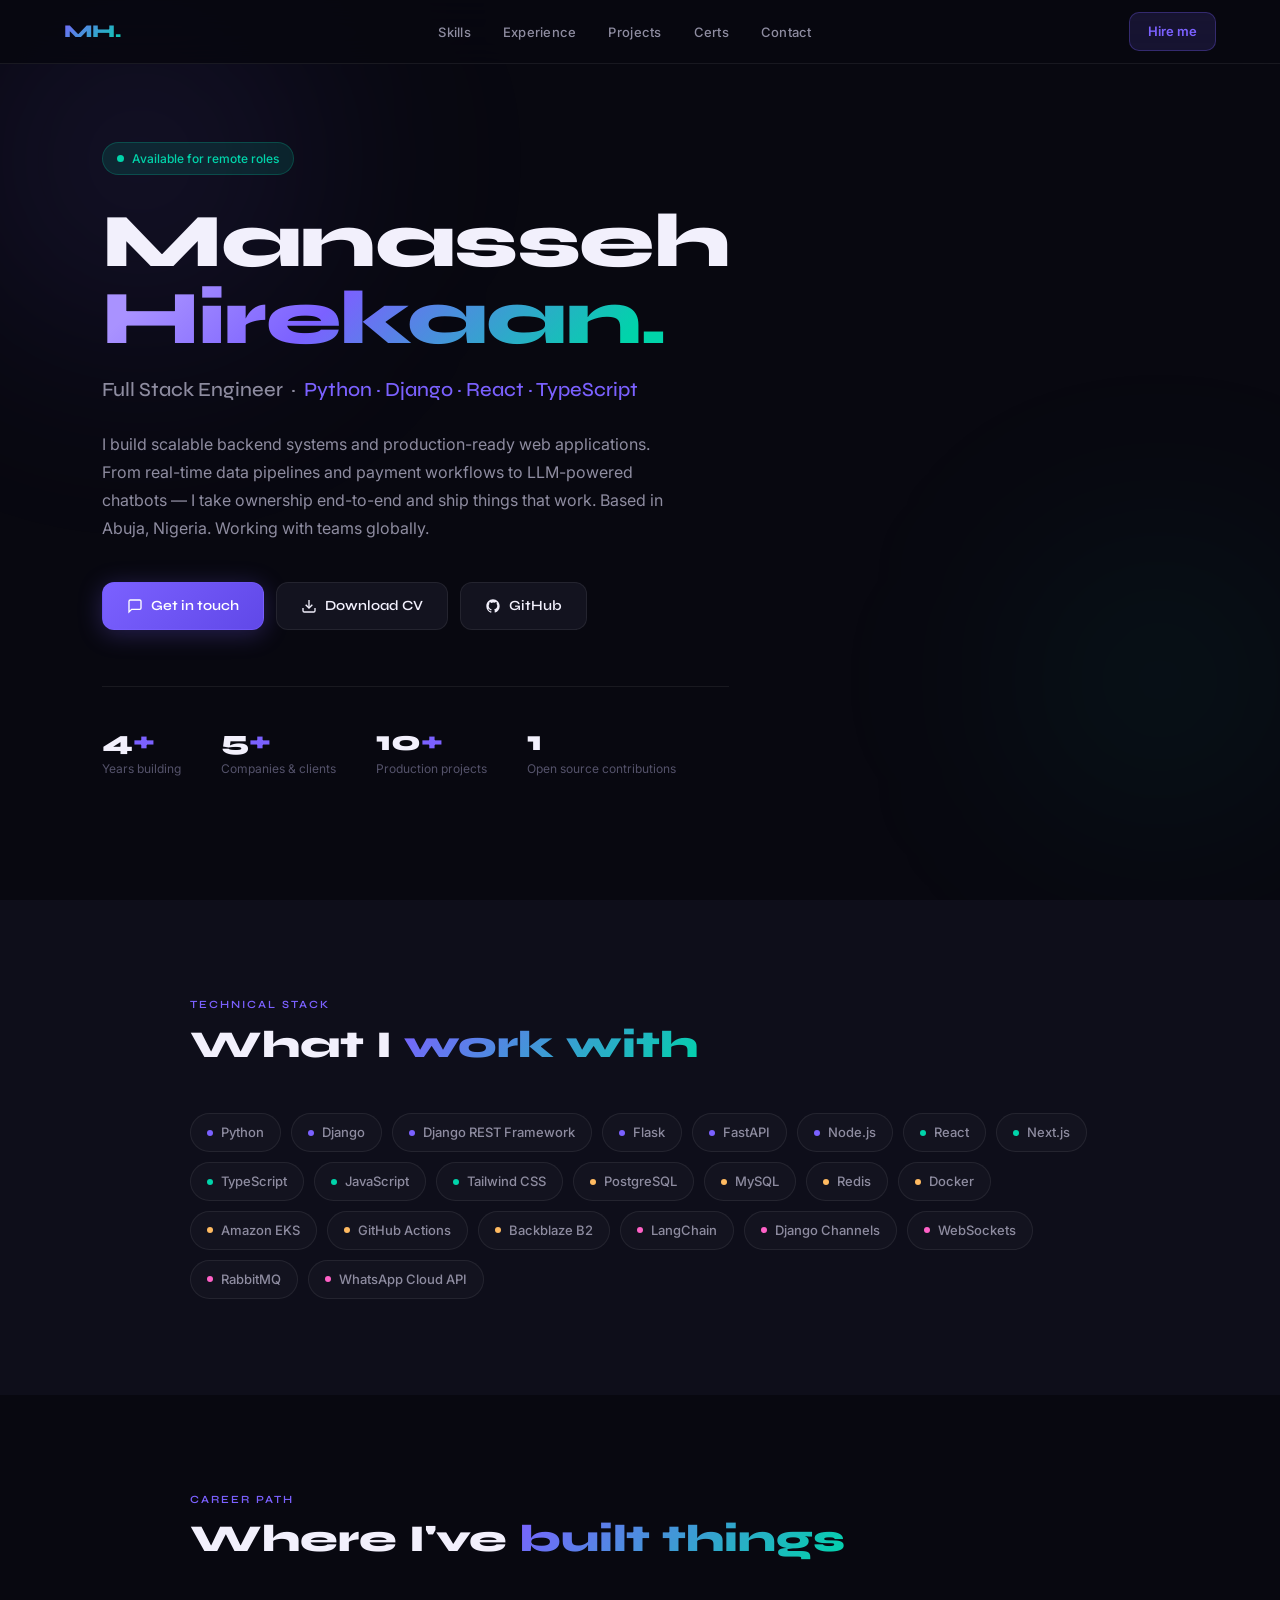
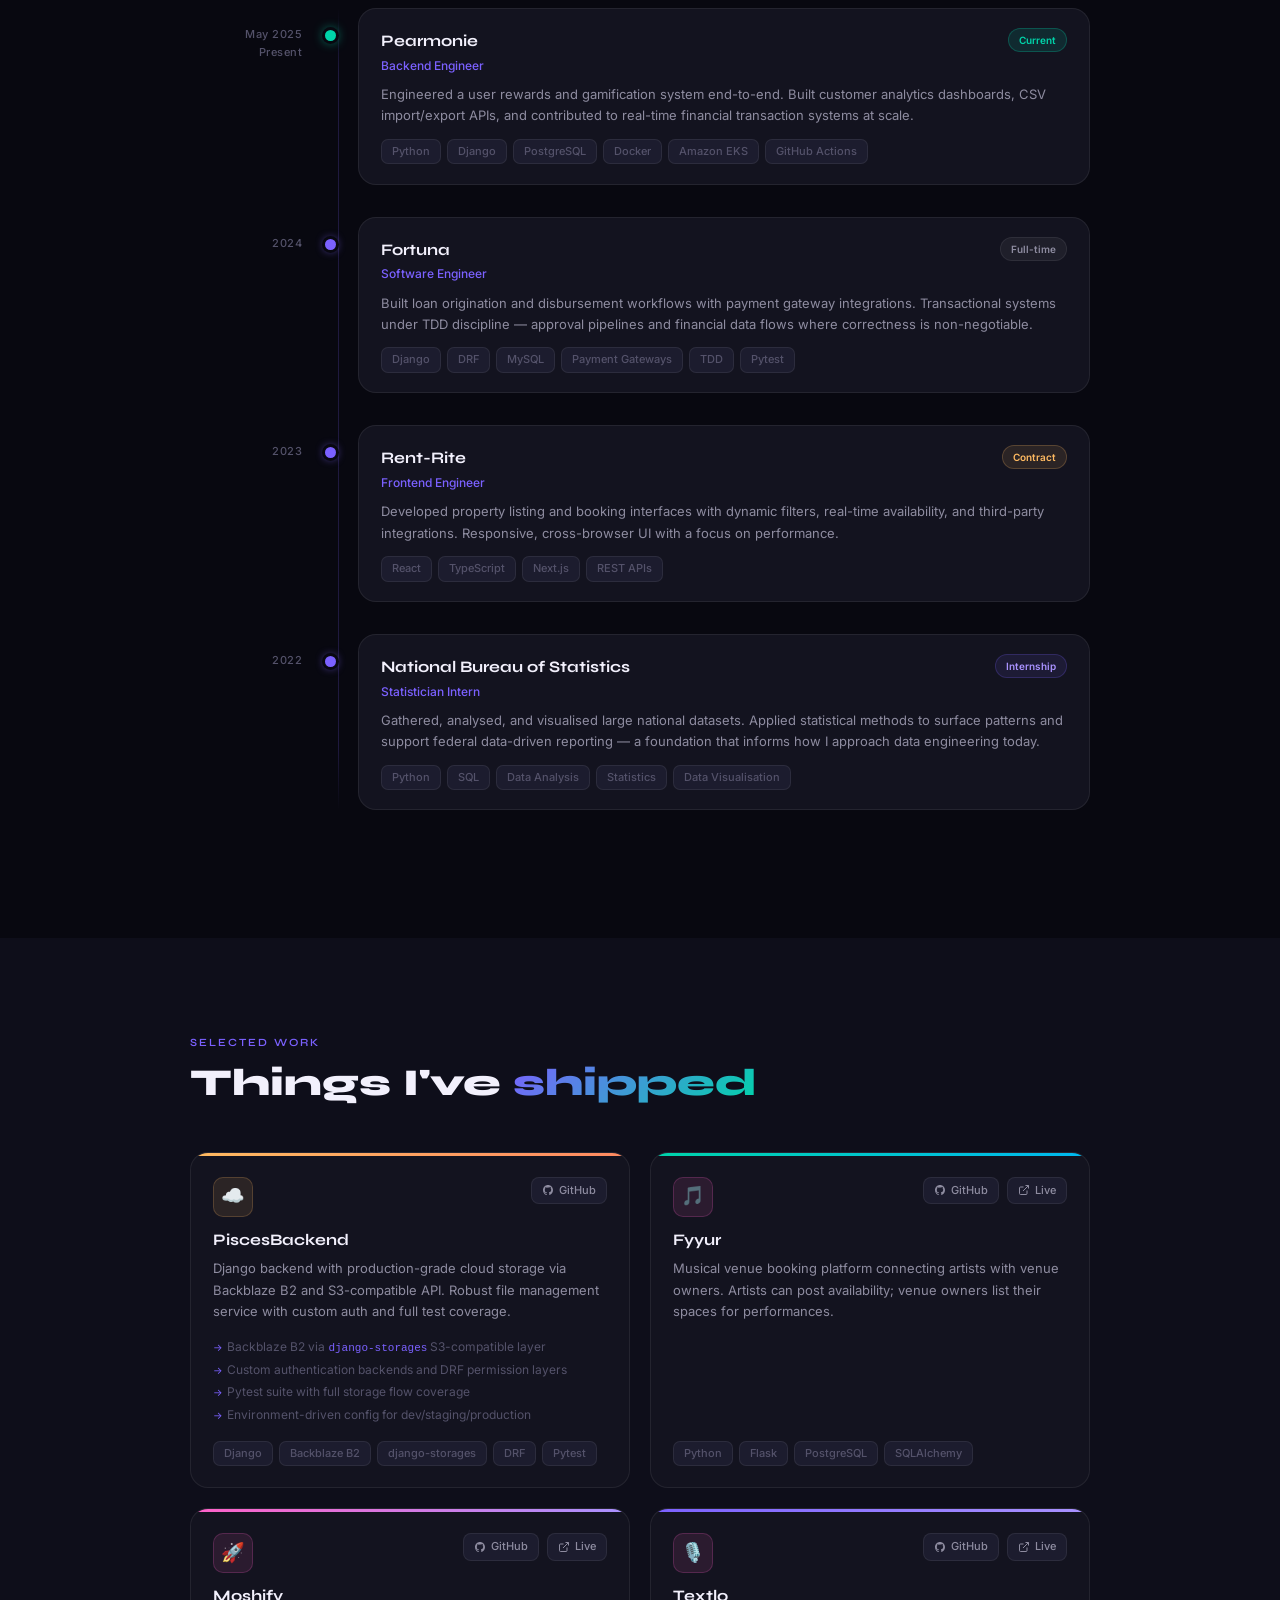
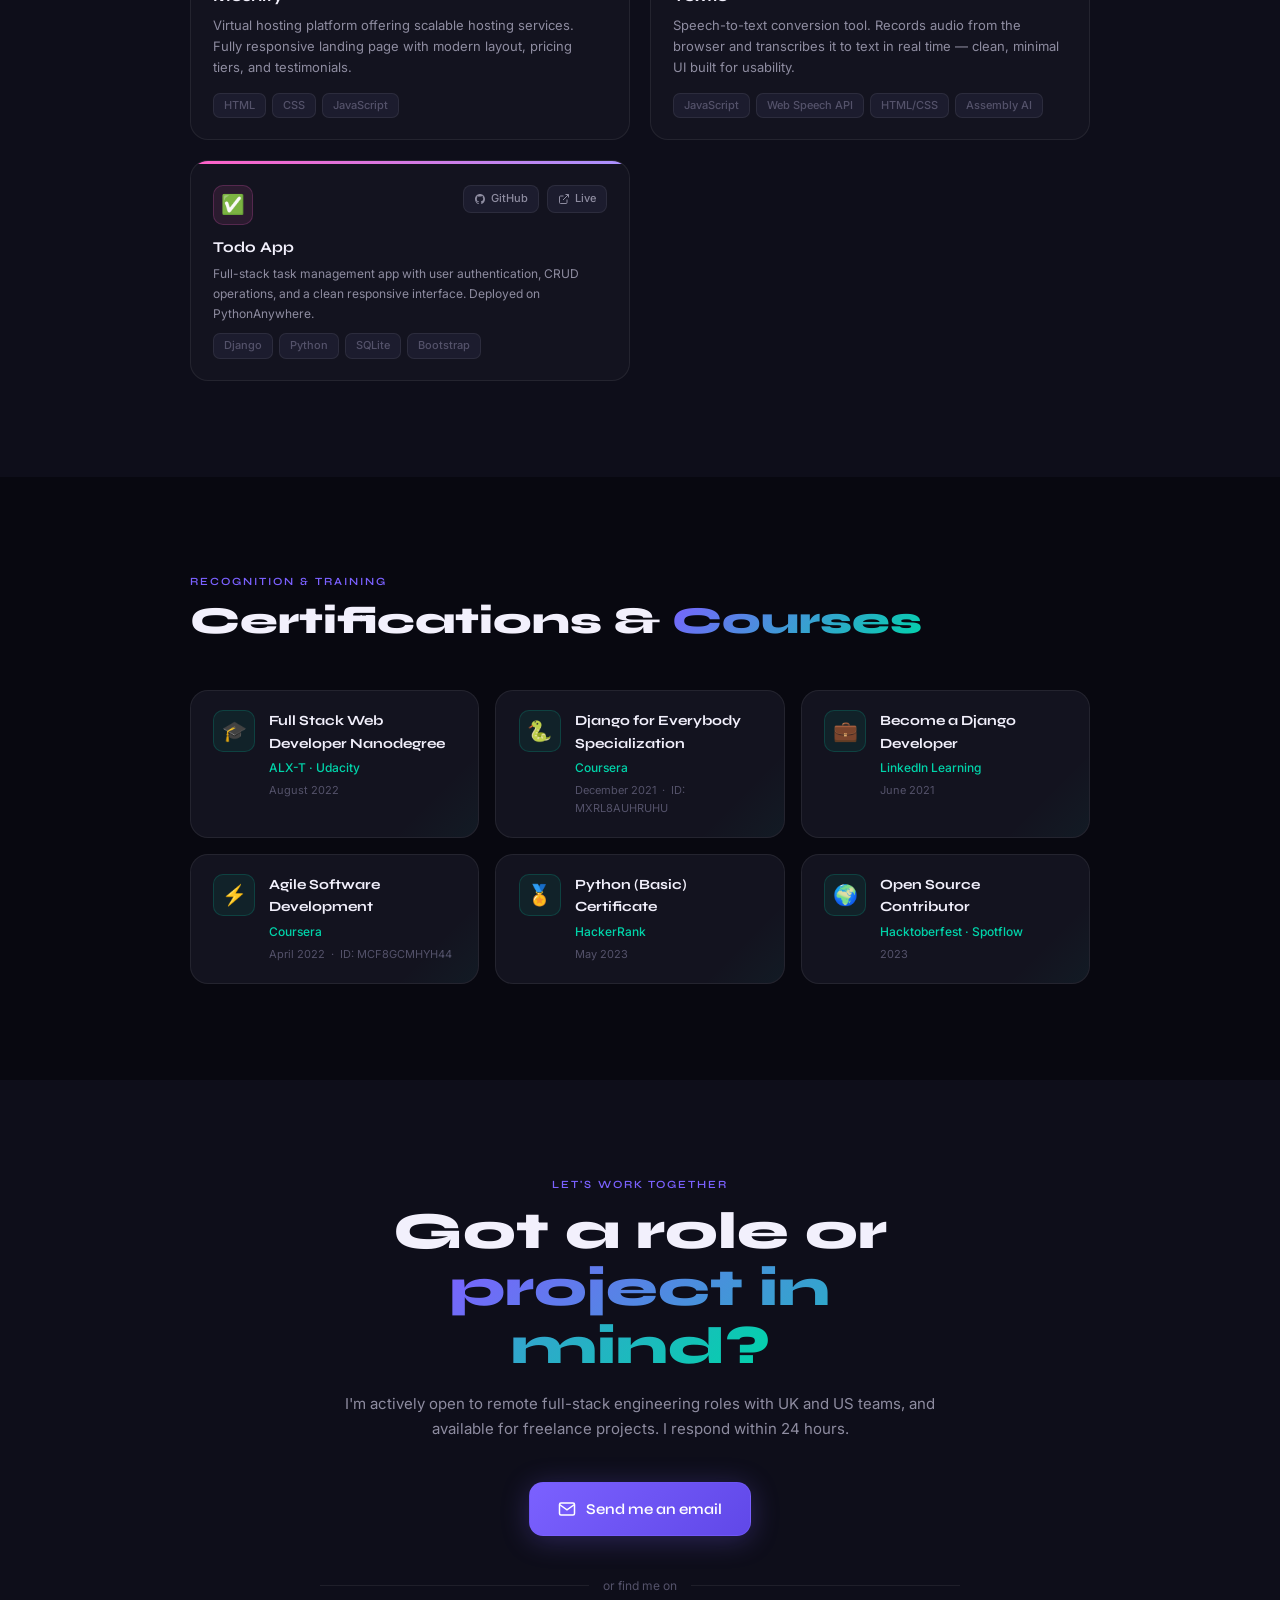
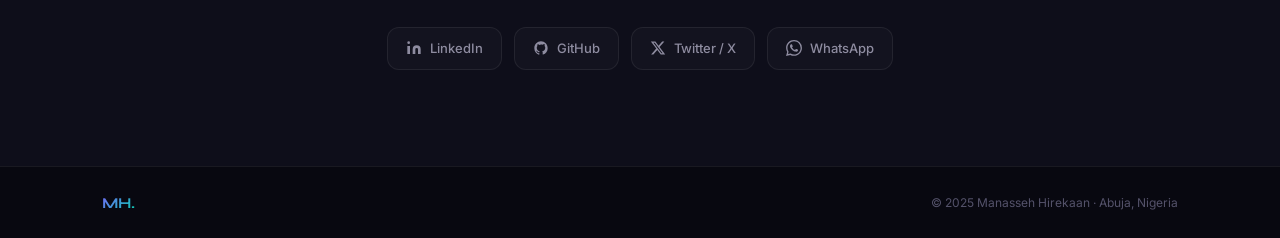
<file: index.html>
<!DOCTYPE html>
<html lang="en">
<head>
<meta charset="UTF-8">
<meta name="viewport" content="width=device-width, initial-scale=1.0">
<link rel="stylesheet" href="css/styles.css" />
<link rel="shortcut icon" href="./images/logo.png" type="image/x-icon" />
<title>Manasseh Hirekaan — Full Stack Engineer</title>
<link href="https://fonts.googleapis.com/css2?family=Syne:wght@400;500;600;700;800&family=Inter:wght@300;400;500;600&display=swap" rel="stylesheet">
</head>
<body>

<!-- ══════════════════════════════════════
     NAV
══════════════════════════════════════ -->
<nav>
  <div class="nav-logo">MH.</div>
  <ul class="nav-links">
    <li><a href="#skills">Skills</a></li>
    <li><a href="#experience">Experience</a></li>
    <li><a href="#projects">Projects</a></li>
    <li><a href="#certifications">Certs</a></li>
    <li><a href="#contact">Contact</a></li>
  </ul>
  <a href="#contact" class="nav-cta">Hire me</a>
</nav>

<!-- ══════════════════════════════════════
     HERO
══════════════════════════════════════ -->
<section id="hero">
  <div class="hero-blob blob-1"></div>
  <div class="hero-blob blob-2"></div>

  <div class="hero-inner">
    <div class="hero-status">
      <div class="status-dot"></div>
      Available for remote roles
    </div>

    <h1 class="hero-name">
      Manasseh<br>
      <span class="grad">Hirekaan.</span>
    </h1>

    <p class="hero-title">
      Full Stack Engineer &nbsp;·&nbsp; <span>Python · Django · React · TypeScript</span>
    </p>

    <p class="hero-desc">
      I build scalable backend systems and production-ready web applications.
      From real-time data pipelines and payment workflows to LLM-powered chatbots —
      I take ownership end-to-end and ship things that work.
      Based in Abuja, Nigeria. Working with teams globally.
    </p>

    <div class="hero-actions">
      <a href="#contact" class="btn-primary">
        <svg width="16" height="16" viewBox="0 0 24 24" fill="none" stroke="currentColor" stroke-width="2"><path d="M21 15a2 2 0 0 1-2 2H7l-4 4V5a2 2 0 0 1 2-2h14a2 2 0 0 1 2 2z"/></svg>
        Get in touch
      </a>
      <a href="https://drive.google.com/uc?export=download&id=1JTzJHvAxaCLX-tBGeSff2Vja9QwJOQ8G" class="btn-secondary" target="_blank" rel="noopener">
        <svg width="16" height="16" viewBox="0 0 24 24" fill="none" stroke="currentColor" stroke-width="2"><path d="M21 15v4a2 2 0 0 1-2 2H5a2 2 0 0 1-2-2v-4"/><polyline points="7 10 12 15 17 10"/><line x1="12" y1="15" x2="12" y2="3"/></svg>
        Download CV
      </a>
      <a href="https://github.com/jackfros-glitch" class="btn-secondary" target="_blank" rel="noopener">
        <svg width="16" height="16" viewBox="0 0 24 24" fill="currentColor"><path d="M12 2C6.48 2 2 6.58 2 12.26c0 4.54 2.87 8.39 6.84 9.75.5.09.68-.22.68-.49v-1.71c-2.78.62-3.37-1.37-3.37-1.37-.45-1.18-1.11-1.5-1.11-1.5-.91-.64.07-.63.07-.63 1 .07 1.53 1.06 1.53 1.06.89 1.57 2.34 1.12 2.91.86.09-.66.35-1.12.63-1.38-2.22-.26-4.56-1.14-4.56-5.07 0-1.12.39-2.03 1.03-2.75-.1-.26-.45-1.3.1-2.71 0 0 .84-.28 2.75 1.05A9.38 9.38 0 0 1 12 6.84c.85 0 1.71.12 2.51.34 1.91-1.33 2.75-1.05 2.75-1.05.55 1.41.2 2.45.1 2.71.64.72 1.03 1.63 1.03 2.75 0 3.94-2.34 4.81-4.57 5.06.36.32.68.94.68 1.9v2.82c0 .27.18.59.69.49C19.14 20.65 22 16.8 22 12.26 22 6.58 17.52 2 12 2z"/></svg>
        GitHub
      </a>
    </div>

    <div class="hero-stats">
      <div class="stat-item">
        <div class="stat-num">4<span>+</span></div>
        <div class="stat-label">Years building</div>
      </div>
      <div class="stat-item">
        <div class="stat-num">5<span>+</span></div>
        <div class="stat-label">Companies &amp; clients</div>
      </div>
      <div class="stat-item">
        <div class="stat-num">10<span>+</span></div>
        <div class="stat-label">Production projects</div>
      </div>
      <div class="stat-item">
        <div class="stat-num">1</div>
        <div class="stat-label">Open source contributions</div>
      </div>
    </div>
  </div>
</section>

<!-- ══════════════════════════════════════
     SKILLS
══════════════════════════════════════ -->
<section id="skills" class="section">
  <div class="max-w">
    <div class="section-eyebrow reveal">Technical stack</div>
    <h2 class="section-heading reveal">What I <span>work with</span></h2>
    <div class="skills-grid reveal">
      <!-- Backend -->
      <span class="skill-pill"><span class="dot dot-purple"></span>Python</span>
      <span class="skill-pill"><span class="dot dot-purple"></span>Django</span>
      <span class="skill-pill"><span class="dot dot-purple"></span>Django REST Framework</span>
      <span class="skill-pill"><span class="dot dot-purple"></span>Flask</span>
      <span class="skill-pill"><span class="dot dot-purple"></span>FastAPI</span>
      <span class="skill-pill"><span class="dot dot-purple"></span>Node.js</span>
      <!-- Frontend -->
      <span class="skill-pill"><span class="dot dot-teal"></span>React</span>
      <span class="skill-pill"><span class="dot dot-teal"></span>Next.js</span>
      <span class="skill-pill"><span class="dot dot-teal"></span>TypeScript</span>
      <span class="skill-pill"><span class="dot dot-teal"></span>JavaScript</span>
      <span class="skill-pill"><span class="dot dot-teal"></span>Tailwind CSS</span>
      <!-- Data & Infra -->
      <span class="skill-pill"><span class="dot dot-amber"></span>PostgreSQL</span>
      <span class="skill-pill"><span class="dot dot-amber"></span>MySQL</span>
      <span class="skill-pill"><span class="dot dot-amber"></span>Redis</span>
      <span class="skill-pill"><span class="dot dot-amber"></span>Docker</span>
      <span class="skill-pill"><span class="dot dot-amber"></span>Amazon EKS</span>
      <span class="skill-pill"><span class="dot dot-amber"></span>GitHub Actions</span>
      <span class="skill-pill"><span class="dot dot-amber"></span>Backblaze B2</span>
      <!-- AI / Real-time -->
      <span class="skill-pill"><span class="dot dot-pink"></span>LangChain</span>
      <!-- <span class="skill-pill"><span class="dot dot-pink"></span>RAG</span> -->
      <span class="skill-pill"><span class="dot dot-pink"></span>Django Channels</span>
      <span class="skill-pill"><span class="dot dot-pink"></span>WebSockets</span>
      <span class="skill-pill"><span class="dot dot-pink"></span>RabbitMQ</span>
      <span class="skill-pill"><span class="dot dot-pink"></span>WhatsApp Cloud API</span>
    </div>
  </div>
</section>

<!-- ══════════════════════════════════════
     EXPERIENCE
══════════════════════════════════════ -->
<section id="experience" class="section">
  <div class="max-w">
    <div class="section-eyebrow reveal">Career path</div>
    <h2 class="section-heading reveal">Where I've <span>built things</span></h2>

    <div class="timeline-wrapper">
      <div class="timeline-track"></div>

      <!-- Etravelar -->
      <!-- <div class="timeline-item reveal">
        <div class="t-meta">
          <span class="t-date">2025<br>Incoming</span>
          <div class="t-dot live"></div>
        </div>
        <div class="exp-card">
          <div class="exp-top">
            <div>
              <div class="exp-company">Etravelar</div>
              <div class="exp-role">Software Engineer · Data Analytics</div>
            </div>
            <span class="badge b-incoming">Incoming</span>
          </div>
          <p class="exp-desc">Joining a Nigerian digital-first Online Travel Agency as Software Engineer with an additional data analytics mandate. Building internal tooling, WhatsApp chatbot infrastructure, flight commission systems, and data pipelines.</p>
          <div class="tags">
            <span class="tag">Django</span><span class="tag">LangChain</span><span class="tag">WhatsApp Cloud API</span><span class="tag">Redis</span><span class="tag">Data Analytics</span>
          </div>
        </div>
      </div> -->

      <!-- Pearmonie -->
      <div class="timeline-item reveal">
        <div class="t-meta">
          <span class="t-date">May 2025<br>Present</span>
          <div class="t-dot live"></div>
        </div>
        <div class="exp-card">
          <div class="exp-top">
            <div>
              <div class="exp-company">Pearmonie</div>
              <div class="exp-role">Backend Engineer</div>
            </div>
            <span class="badge b-live">Current</span>
          </div>
          <p class="exp-desc">Engineered a user rewards and gamification system end-to-end. Built customer analytics dashboards, CSV import/export APIs, and contributed to real-time financial transaction systems at scale.</p>
          <div class="tags">
            <span class="tag">Python</span><span class="tag">Django</span><span class="tag">PostgreSQL</span><span class="tag">Docker</span><span class="tag">Amazon EKS</span><span class="tag">GitHub Actions</span>
          </div>
        </div>
      </div>

      <!-- Fortuna -->
      <div class="timeline-item reveal">
        <div class="t-meta">
          <span class="t-date">2024</span>
          <div class="t-dot"></div>
        </div>
        <div class="exp-card">
          <div class="exp-top">
            <div>
              <div class="exp-company">Fortuna</div>
              <div class="exp-role">Software Engineer</div>
            </div>
            <span class="badge b-full">Full-time</span>
          </div>
          <p class="exp-desc">Built loan origination and disbursement workflows with payment gateway integrations. Transactional systems under TDD discipline — approval pipelines and financial data flows where correctness is non-negotiable.</p>
          <div class="tags">
            <span class="tag">Django</span><span class="tag">DRF</span><span class="tag">MySQL</span><span class="tag">Payment Gateways</span><span class="tag">TDD</span><span class="tag">Pytest</span>
          </div>
        </div>
      </div>

      <!-- Rent-Rite -->
      <div class="timeline-item reveal">
        <div class="t-meta">
          <span class="t-date">2023</span>
          <div class="t-dot"></div>
        </div>
        <div class="exp-card">
          <div class="exp-top">
            <div>
              <div class="exp-company">Rent-Rite</div>
              <div class="exp-role">Frontend Engineer</div>
            </div>
            <span class="badge b-contract">Contract</span>
          </div>
          <p class="exp-desc">Developed property listing and booking interfaces with dynamic filters, real-time availability, and third-party integrations. Responsive, cross-browser UI with a focus on performance.</p>
          <div class="tags">
            <span class="tag">React</span><span class="tag">TypeScript</span><span class="tag">Next.js</span><span class="tag">REST APIs</span>
          </div>
        </div>
      </div>

      <!-- NBS -->
      <div class="timeline-item reveal">
        <div class="t-meta">
          <span class="t-date">2022</span>
          <div class="t-dot"></div>
        </div>
        <div class="exp-card">
          <div class="exp-top">
            <div>
              <div class="exp-company">National Bureau of Statistics</div>
              <div class="exp-role">Statistician Intern</div>
            </div>
            <span class="badge b-intern">Internship</span>
          </div>
          <p class="exp-desc">Gathered, analysed, and visualised large national datasets. Applied statistical methods to surface patterns and support federal data-driven reporting — a foundation that informs how I approach data engineering today.</p>
          <div class="tags">
            <span class="tag">Python</span><span class="tag">SQL</span><span class="tag">Data Analysis</span><span class="tag">Statistics</span><span class="tag">Data Visualisation</span>
          </div>
        </div>
      </div>
    </div>
  </div>
</section>

<!-- ══════════════════════════════════════
     PROJECTS
══════════════════════════════════════ -->
<section id="projects" class="section">
  <div class="max-w">
    <div class="section-eyebrow reveal">Selected work</div>
    <h2 class="section-heading reveal">Things I've <span>shipped</span></h2>

    <div class="projects-grid">

      <!-- Crypto
      <div class="proj-card reveal">
        <div class="proj-bar bar-purple"></div>
        <div class="proj-inner">
          <div class="proj-top">
            <div class="proj-icon i-purple">📈</div>
            <div class="proj-links">
              <a href="YOUR_GITHUB_LINK" target="_blank" rel="noopener" class="proj-link">
                <svg viewBox="0 0 24 24" fill="currentColor" width="12" height="12"><path d="M12 2C6.48 2 2 6.58 2 12.26c0 4.54 2.87 8.39 6.84 9.75.5.09.68-.22.68-.49v-1.71c-2.78.62-3.37-1.37-3.37-1.37-.45-1.18-1.11-1.5-1.11-1.5-.91-.64.07-.63.07-.63 1 .07 1.53 1.06 1.53 1.06.89 1.57 2.34 1.12 2.91.86.09-.66.35-1.12.63-1.38-2.22-.26-4.56-1.14-4.56-5.07 0-1.12.39-2.03 1.03-2.75-.1-.26-.45-1.3.1-2.71 0 0 .84-.28 2.75 1.05A9.38 9.38 0 0 1 12 6.84c.85 0 1.71.12 2.51.34 1.91-1.33 2.75-1.05 2.75-1.05.55 1.41.2 2.45.1 2.71.64.72 1.03 1.63 1.03 2.75 0 3.94-2.34 4.81-4.57 5.06.36.32.68.94.68 1.9v2.82c0 .27.18.59.69.49C19.14 20.65 22 16.8 22 12.26 22 6.58 17.52 2 12 2z"/></svg>
                GitHub
              </a>
              <a href="YOUR_LIVE_LINK" target="_blank" rel="noopener" class="proj-link">
                <svg viewBox="0 0 24 24" fill="none" stroke="currentColor" stroke-width="2" width="12" height="12"><path d="M18 13v6a2 2 0 0 1-2 2H5a2 2 0 0 1-2-2V8a2 2 0 0 1 2-2h6"/><polyline points="15 3 21 3 21 9"/><line x1="10" y1="14" x2="21" y2="3"/></svg>
                Live
              </a>
            </div>
          </div>
          <div class="proj-title">Real-Time Crypto Streaming Platform</div>
          <p class="proj-desc">Production-grade real-time cryptocurrency data platform integrating live feeds from Bybit and Binance. Built for high-throughput, low-latency delivery across a Next.js dashboard.</p>
          <ul class="proj-bullets">
            <li>WebSocket feeds from Bybit &amp; Binance via MQTT (Mosquitto)</li>
            <li>Custom <code style="font-size:11px;color:var(--accent)">useCryptoPrice</code> hook for live React state</li>
            <li>Django Channels + Redis for scalable async message routing</li>
            <li>NGINX reverse proxy with production deployment</li>
          </ul>
          <div class="tags">
            <span class="tag">Django Channels</span><span class="tag">Redis</span><span class="tag">MQTT</span><span class="tag">Next.js</span><span class="tag">WebSockets</span><span class="tag">NGINX</span>
          </div>
        </div>
      </div>

      WhatsApp Chatbot
      <div class="proj-card reveal">
        <div class="proj-bar bar-teal"></div>
        <div class="proj-inner">
          <div class="proj-top">
            <div class="proj-icon i-teal">💬</div>
            <div class="proj-links">
              <a href="YOUR_GITHUB_LINK" target="_blank" rel="noopener" class="proj-link">
                <svg viewBox="0 0 24 24" fill="currentColor" width="12" height="12"><path d="M12 2C6.48 2 2 6.58 2 12.26c0 4.54 2.87 8.39 6.84 9.75.5.09.68-.22.68-.49v-1.71c-2.78.62-3.37-1.37-3.37-1.37-.45-1.18-1.11-1.5-1.11-1.5-.91-.64.07-.63.07-.63 1 .07 1.53 1.06 1.53 1.06.89 1.57 2.34 1.12 2.91.86.09-.66.35-1.12.63-1.38-2.22-.26-4.56-1.14-4.56-5.07 0-1.12.39-2.03 1.03-2.75-.1-.26-.45-1.3.1-2.71 0 0 .84-.28 2.75 1.05A9.38 9.38 0 0 1 12 6.84c.85 0 1.71.12 2.51.34 1.91-1.33 2.75-1.05 2.75-1.05.55 1.41.2 2.45.1 2.71.64.72 1.03 1.63 1.03 2.75 0 3.94-2.34 4.81-4.57 5.06.36.32.68.94.68 1.9v2.82c0 .27.18.59.69.49C19.14 20.65 22 16.8 22 12.26 22 6.58 17.52 2 12 2z"/></svg>
                GitHub
              </a>
            </div>
          </div>
          <div class="proj-title">Etravelar WhatsApp Booking Chatbot</div>
          <p class="proj-desc">Conversational AI travel assistant built on WhatsApp Cloud API. Handles flight queries, booking flows, and customer support through an LLM-powered Django backend.</p>
          <ul class="proj-bullets">
            <li>LangChain RAG pipeline for intelligent travel query handling</li>
            <li>Redis session management for multi-turn conversations</li>
            <li>WhatsApp Cloud API webhook integration with Django</li>
            <li>Async task queue for non-blocking message processing</li>
          </ul>
          <div class="tags">
            <span class="tag">Django</span><span class="tag">LangChain</span><span class="tag">Redis</span><span class="tag">WhatsApp API</span><span class="tag">RAG</span><span class="tag">LLM</span>
          </div>
        </div>
      </div> -->

      <!-- PiscesBackend -->
      <div class="proj-card reveal">
        <div class="proj-bar bar-amber"></div>
        <div class="proj-inner">
          <div class="proj-top">
            <div class="proj-icon i-amber">☁️</div>
            <div class="proj-links">
              <a href="#" target="_blank" rel="noopener" class="proj-link">
                <svg viewBox="0 0 24 24" fill="currentColor" width="12" height="12"><path d="M12 2C6.48 2 2 6.58 2 12.26c0 4.54 2.87 8.39 6.84 9.75.5.09.68-.22.68-.49v-1.71c-2.78.62-3.37-1.37-3.37-1.37-.45-1.18-1.11-1.5-1.11-1.5-.91-.64.07-.63.07-.63 1 .07 1.53 1.06 1.53 1.06.89 1.57 2.34 1.12 2.91.86.09-.66.35-1.12.63-1.38-2.22-.26-4.56-1.14-4.56-5.07 0-1.12.39-2.03 1.03-2.75-.1-.26-.45-1.3.1-2.71 0 0 .84-.28 2.75 1.05A9.38 9.38 0 0 1 12 6.84c.85 0 1.71.12 2.51.34 1.91-1.33 2.75-1.05 2.75-1.05.55 1.41.2 2.45.1 2.71.64.72 1.03 1.63 1.03 2.75 0 3.94-2.34 4.81-4.57 5.06.36.32.68.94.68 1.9v2.82c0 .27.18.59.69.49C19.14 20.65 22 16.8 22 12.26 22 6.58 17.52 2 12 2z"/></svg>
                GitHub
              </a>
            </div>
          </div>
          <div class="proj-title">PiscesBackend</div>
          <p class="proj-desc">Django backend with production-grade cloud storage via Backblaze B2 and S3-compatible API. Robust file management service with custom auth and full test coverage.</p>
          <ul class="proj-bullets">
            <li>Backblaze B2 via <code style="font-size:11px;color:var(--accent)">django-storages</code> S3-compatible layer</li>
            <li>Custom authentication backends and DRF permission layers</li>
            <li>Pytest suite with full storage flow coverage</li>
            <li>Environment-driven config for dev/staging/production</li>
          </ul>
          <div class="tags">
            <span class="tag">Django</span><span class="tag">Backblaze B2</span><span class="tag">django-storages</span><span class="tag">DRF</span><span class="tag">Pytest</span>
          </div>
        </div>
      </div>

      <!-- Flight Commission Calculator -->
      <!-- <div class="proj-card reveal">
        <div class="proj-bar bar-pink"></div>
        <div class="proj-inner">
          <div class="proj-top">
            <div class="proj-icon i-pink">✈️</div>
            <div class="proj-links">
              <a href="YOUR_GITHUB_LINK" target="_blank" rel="noopener" class="proj-link">
                <svg viewBox="0 0 24 24" fill="currentColor" width="12" height="12"><path d="M12 2C6.48 2 2 6.58 2 12.26c0 4.54 2.87 8.39 6.84 9.75.5.09.68-.22.68-.49v-1.71c-2.78.62-3.37-1.37-3.37-1.37-.45-1.18-1.11-1.5-1.11-1.5-.91-.64.07-.63.07-.63 1 .07 1.53 1.06 1.53 1.06.89 1.57 2.34 1.12 2.91.86.09-.66.35-1.12.63-1.38-2.22-.26-4.56-1.14-4.56-5.07 0-1.12.39-2.03 1.03-2.75-.1-.26-.45-1.3.1-2.71 0 0 .84-.28 2.75 1.05A9.38 9.38 0 0 1 12 6.84c.85 0 1.71.12 2.51.34 1.91-1.33 2.75-1.05 2.75-1.05.55 1.41.2 2.45.1 2.71.64.72 1.03 1.63 1.03 2.75 0 3.94-2.34 4.81-4.57 5.06.36.32.68.94.68 1.9v2.82c0 .27.18.59.69.49C19.14 20.65 22 16.8 22 12.26 22 6.58 17.52 2 12 2z"/></svg>
                GitHub
              </a>
              <a href="YOUR_LIVE_LINK" target="_blank" rel="noopener" class="proj-link">
                <svg viewBox="0 0 24 24" fill="none" stroke="currentColor" stroke-width="2" width="12" height="12"><path d="M18 13v6a2 2 0 0 1-2 2H5a2 2 0 0 1-2-2V8a2 2 0 0 1 2-2h6"/><polyline points="15 3 21 3 21 9"/><line x1="10" y1="14" x2="21" y2="3"/></svg>
                Live
              </a>
            </div>
          </div>
          <div class="proj-title">Flight Commission Calculator</div>
          <p class="proj-desc">OTA tool for calculating proportional fare commissions on Amadeus/GDS-style itineraries. Built for real Etravelar operations — handles multi-segment, multi-pax fares accurately.</p>
          <ul class="proj-bullets">
            <li>OOXML parsing of electronic ticket receipts (.docx)</li>
            <li>Largest Remainder Method for accurate fare proration</li>
            <li>Handles multi-pax, multi-segment GDS itineraries</li>
            <li>In active use at Etravelar for daily fare calculations</li>
          </ul>
          <div class="tags">
            <span class="tag">Python</span><span class="tag">OOXML</span><span class="tag">GDS / Amadeus</span><span class="tag">Fare Calc</span><span class="tag">OTA</span>
          </div>
        </div>
      </div> -->
      <!-- Fyyur -->
      <div class="proj-card reveal">
        <div class="proj-bar bar-teal"></div>
        <div class="proj-inner">
          <div class="proj-top">
            <div class="proj-icon i-pink">🎵</div>
            <div class="proj-links">
              <a href="#" target="_blank" rel="noopener" class="proj-link">
                <svg viewBox="0 0 24 24" fill="currentColor" width="12" height="12"><path d="M12 2C6.48 2 2 6.58 2 12.26c0 4.54 2.87 8.39 6.84 9.75.5.09.68-.22.68-.49v-1.71c-2.78.62-3.37-1.37-3.37-1.37-.45-1.18-1.11-1.5-1.11-1.5-.91-.64.07-.63.07-.63 1 .07 1.53 1.06 1.53 1.06.89 1.57 2.34 1.12 2.91.86.09-.66.35-1.12.63-1.38-2.22-.26-4.56-1.14-4.56-5.07 0-1.12.39-2.03 1.03-2.75-.1-.26-.45-1.3.1-2.71 0 0 .84-.28 2.75 1.05A9.38 9.38 0 0 1 12 6.84c.85 0 1.71.12 2.51.34 1.91-1.33 2.75-1.05 2.75-1.05.55 1.41.2 2.45.1 2.71.64.72 1.03 1.63 1.03 2.75 0 3.94-2.34 4.81-4.57 5.06.36.32.68.94.68 1.9v2.82c0 .27.18.59.69.49C19.14 20.65 22 16.8 22 12.26 22 6.58 17.52 2 12 2z"/></svg>
                GitHub
              </a>
              <a href="https://fyyur-ensd.onrender.com/" target="_blank" rel="noopener" class="proj-link">
                <svg viewBox="0 0 24 24" fill="none" stroke="currentColor" stroke-width="2" width="12" height="12"><path d="M18 13v6a2 2 0 0 1-2 2H5a2 2 0 0 1-2-2V8a2 2 0 0 1 2-2h6"/><polyline points="15 3 21 3 21 9"/><line x1="10" y1="14" x2="21" y2="3"/></svg>
                Live
              </a>
            </div>
          </div>
          <div class="proj-title">Fyyur</div>
          <p class="proj-desc">Musical venue booking platform connecting artists with venue owners. Artists can post availability; venue owners list their spaces for performances.</p>
          <!-- <ul class="proj-bullets">
            <li>OOXML parsing of electronic ticket receipts (.docx)</li>
            <li>Largest Remainder Method for accurate fare proration</li>
            <li>Handles multi-pax, multi-segment GDS itineraries</li>
            <li>In active use at Etravelar for daily fare calculations</li>
          </ul> -->
          <div class="tags">
            <span class="tag">Python</span><span class="tag">Flask</span><span class="tag">PostgreSQL</span><span class="tag">SQLAlchemy</span>
          </div>
        </div>
      </div>
      <!-- Moshify -->
      <div class="proj-card reveal">
        <div class="proj-bar bar-pink"></div>
        <div class="proj-inner">
          <div class="proj-top">
            <div class="proj-icon i-pink">🚀</div>
            <div class="proj-links">
              <a href="#" target="_blank" rel="noopener" class="proj-link">
                <svg viewBox="0 0 24 24" fill="currentColor" width="12" height="12"><path d="M12 2C6.48 2 2 6.58 2 12.26c0 4.54 2.87 8.39 6.84 9.75.5.09.68-.22.68-.49v-1.71c-2.78.62-3.37-1.37-3.37-1.37-.45-1.18-1.11-1.5-1.11-1.5-.91-.64.07-.63.07-.63 1 .07 1.53 1.06 1.53 1.06.89 1.57 2.34 1.12 2.91.86.09-.66.35-1.12.63-1.38-2.22-.26-4.56-1.14-4.56-5.07 0-1.12.39-2.03 1.03-2.75-.1-.26-.45-1.3.1-2.71 0 0 .84-.28 2.75 1.05A9.38 9.38 0 0 1 12 6.84c.85 0 1.71.12 2.51.34 1.91-1.33 2.75-1.05 2.75-1.05.55 1.41.2 2.45.1 2.71.64.72 1.03 1.63 1.03 2.75 0 3.94-2.34 4.81-4.57 5.06.36.32.68.94.68 1.9v2.82c0 .27.18.59.69.49C19.14 20.65 22 16.8 22 12.26 22 6.58 17.52 2 12 2z"/></svg>
                GitHub
              </a>
              <a href="https://jazzy-syrniki-db99cd.netlify.app/" target="_blank" rel="noopener" class="proj-link">
                <svg viewBox="0 0 24 24" fill="none" stroke="currentColor" stroke-width="2" width="12" height="12"><path d="M18 13v6a2 2 0 0 1-2 2H5a2 2 0 0 1-2-2V8a2 2 0 0 1 2-2h6"/><polyline points="15 3 21 3 21 9"/><line x1="10" y1="14" x2="21" y2="3"/></svg>
                Live
              </a>
            </div>
          </div>
          <div class="proj-title">Moshify</div>
          <p class="proj-desc">Virtual hosting platform offering scalable hosting services. Fully responsive landing page with modern layout, pricing tiers, and testimonials.</p>
          <!-- <ul class="proj-bullets">
            <li>OOXML parsing of electronic ticket receipts (.docx)</li>
            <li>Largest Remainder Method for accurate fare proration</li>
            <li>Handles multi-pax, multi-segment GDS itineraries</li>
            <li>In active use at Etravelar for daily fare calculations</li>
          </ul> -->
          <div class="tags">
            <span class="tag">HTML</span><span class="tag">CSS</span><span class="tag">JavaScript</span>
          </div>
        </div>
      </div>

      <!-- Textlo -->
      <div class="proj-card reveal">
        <div class="proj-bar bar-purple"></div>
        <div class="proj-inner">
          <div class="proj-top">
            <div class="proj-icon i-pink">🎙️</div>
            <div class="proj-links">
              <a href="#" target="_blank" rel="noopener" class="proj-link">
                <svg viewBox="0 0 24 24" fill="currentColor" width="12" height="12"><path d="M12 2C6.48 2 2 6.58 2 12.26c0 4.54 2.87 8.39 6.84 9.75.5.09.68-.22.68-.49v-1.71c-2.78.62-3.37-1.37-3.37-1.37-.45-1.18-1.11-1.5-1.11-1.5-.91-.64.07-.63.07-.63 1 .07 1.53 1.06 1.53 1.06.89 1.57 2.34 1.12 2.91.86.09-.66.35-1.12.63-1.38-2.22-.26-4.56-1.14-4.56-5.07 0-1.12.39-2.03 1.03-2.75-.1-.26-.45-1.3.1-2.71 0 0 .84-.28 2.75 1.05A9.38 9.38 0 0 1 12 6.84c.85 0 1.71.12 2.51.34 1.91-1.33 2.75-1.05 2.75-1.05.55 1.41.2 2.45.1 2.71.64.72 1.03 1.63 1.03 2.75 0 3.94-2.34 4.81-4.57 5.06.36.32.68.94.68 1.9v2.82c0 .27.18.59.69.49C19.14 20.65 22 16.8 22 12.26 22 6.58 17.52 2 12 2z"/></svg>
                GitHub
              </a>
              <a href="https://textlo.netlify.app/" target="_blank" rel="noopener" class="proj-link">
                <svg viewBox="0 0 24 24" fill="none" stroke="currentColor" stroke-width="2" width="12" height="12"><path d="M18 13v6a2 2 0 0 1-2 2H5a2 2 0 0 1-2-2V8a2 2 0 0 1 2-2h6"/><polyline points="15 3 21 3 21 9"/><line x1="10" y1="14" x2="21" y2="3"/></svg>
                Live
              </a>
            </div>
          </div>
          <div class="proj-title">Textlo</div>
          <p class="proj-desc">Speech-to-text conversion tool. Records audio from the browser and transcribes it to text in real time — clean, minimal UI built for usability.</p>
          <!-- <ul class="proj-bullets">
            <li>OOXML parsing of electronic ticket receipts (.docx)</li>
            <li>Largest Remainder Method for accurate fare proration</li>
            <li>Handles multi-pax, multi-segment GDS itineraries</li>
            <li>In active use at Etravelar for daily fare calculations</li>
          </ul> -->
          <div class="tags">
            <span class="tag">JavaScript</span><span class="tag">Web Speech API</span><span class="tag">HTML/CSS</span><span class="tag">Assembly AI</span>
          </div>
        </div>
      </div>
  
      <div class="proj-card reveal">
        <div class="proj-bar bar-pink"></div>
        <div class="proj-inner">
          <div class="proj-top">
            <div class="proj-icon i-pink">✅</div>
            <div class="proj-links">
              <a href="#" target="_blank" rel="noopener" class="proj-link">
                <svg viewBox="0 0 24 24" fill="currentColor" width="12" height="12"><path d="M12 2C6.48 2 2 6.58 2 12.26c0 4.54 2.87 8.39 6.84 9.75.5.09.68-.22.68-.49v-1.71c-2.78.62-3.37-1.37-3.37-1.37-.45-1.18-1.11-1.5-1.11-1.5-.91-.64.07-.63.07-.63 1 .07 1.53 1.06 1.53 1.06.89 1.57 2.34 1.12 2.91.86.09-.66.35-1.12.63-1.38-2.22-.26-4.56-1.14-4.56-5.07 0-1.12.39-2.03 1.03-2.75-.1-.26-.45-1.3.1-2.71 0 0 .84-.28 2.75 1.05A9.38 9.38 0 0 1 12 6.84c.85 0 1.71.12 2.51.34 1.91-1.33 2.75-1.05 2.75-1.05.55 1.41.2 2.45.1 2.71.64.72 1.03 1.63 1.03 2.75 0 3.94-2.34 4.81-4.57 5.06.36.32.68.94.68 1.9v2.82c0 .27.18.59.69.49C19.14 20.65 22 16.8 22 12.26 22 6.58 17.52 2 12 2z"/></svg>
                GitHub
              </a>
              <a href="https://jackfros.pythonanywhere.com/" target="_blank" rel="noopener" class="proj-link">
                <svg viewBox="0 0 24 24" fill="none" stroke="currentColor" stroke-width="2" width="12" height="12"><path d="M18 13v6a2 2 0 0 1-2 2H5a2 2 0 0 1-2-2V8a2 2 0 0 1 2-2h6"/><polyline points="15 3 21 3 21 9"/><line x1="10" y1="14" x2="21" y2="3"/></svg>
                Live
              </a>
            </div>
          </div>
          <div class="proj-title" style="font-size:15px; margin-bottom:5px;">Todo App</div>
          <p class="proj-desc" style="font-size:12px; margin-bottom:10px;">Full-stack task management app with user authentication, CRUD operations, and a clean responsive interface. Deployed on PythonAnywhere.</p>
          <!-- <ul class="proj-bullets">
            <li>OOXML parsing of electronic ticket receipts (.docx)</li>
            <li>Largest Remainder Method for accurate fare proration</li>
            <li>Handles multi-pax, multi-segment GDS itineraries</li>
            <li>In active use at Etravelar for daily fare calculations</li>
          </ul> -->
          <div class="tags">
            <span class="tag">Django</span><span class="tag">Python</span><span class="tag">SQLite</span><span class="tag">Bootstrap</span>
          </div>
        </div>
      </div>
  
    </div>
  </div>
</section>

<!-- ══════════════════════════════════════
     CERTIFICATIONS
══════════════════════════════════════ -->
<section id="certifications" class="section">
  <div class="max-w">
    <div class="section-eyebrow reveal">Recognition &amp; Training</div>
    <h2 class="section-heading reveal">Certifications &amp; <span>Courses</span></h2>
    <div class="cert-grid">

      <!-- ALX-T Udacity Nanodegree -->
      <div class="cert-card reveal">
        <div class="cert-shimmer"></div>
        <div class="cert-icon">🎓</div>
        <div>
          <div class="cert-name">Full Stack Web Developer Nanodegree</div>
          <div class="cert-issuer">ALX-T · Udacity</div>
          <div class="cert-date">August 2022</div>
        </div>
      </div>

      <!-- Django for Everybody - Coursera -->
      <div class="cert-card reveal">
        <div class="cert-shimmer"></div>
        <div class="cert-icon">🐍</div>
        <div>
          <div class="cert-name">Django for Everybody Specialization</div>
          <div class="cert-issuer">Coursera</div>
          <div class="cert-date">December 2021 &nbsp;·&nbsp; ID: MXRL8AUHRUHU</div>
        </div>
      </div>

      <!-- Become a Django Developer - LinkedIn -->
      <div class="cert-card reveal">
        <div class="cert-shimmer"></div>
        <div class="cert-icon">💼</div>
        <div>
          <div class="cert-name">Become a Django Developer</div>
          <div class="cert-issuer">LinkedIn Learning</div>
          <div class="cert-date">June 2021</div>
        </div>
      </div>

      <!-- Agile Software Development - Coursera -->
      <div class="cert-card reveal">
        <div class="cert-shimmer"></div>
        <div class="cert-icon">⚡</div>
        <div>
          <div class="cert-name">Agile Software Development</div>
          <div class="cert-issuer">Coursera</div>
          <div class="cert-date">April 2022 &nbsp;·&nbsp; ID: MCF8GCMHYH44</div>
        </div>
      </div>

      <!-- HackerRank Python -->
      <div class="cert-card reveal">
        <div class="cert-shimmer"></div>
        <div class="cert-icon">🏅</div>
        <div>
          <div class="cert-name">Python (Basic) Certificate</div>
          <div class="cert-issuer">HackerRank</div>
          <div class="cert-date">May 2023</div>
        </div>
      </div>

      <!-- Open Source -->
      <div class="cert-card reveal">
        <div class="cert-shimmer"></div>
        <div class="cert-icon">🌍</div>
        <div>
          <div class="cert-name">Open Source Contributor</div>
          <div class="cert-issuer">Hacktoberfest · Spotflow</div>
          <div class="cert-date">2023</div>
        </div>
      </div>

    </div>
  </div>
</section>

<!-- ══════════════════════════════════════
     CONTACT
══════════════════════════════════════ -->
<section id="contact" class="section">
  <div class="contact-inner">
    <div class="section-eyebrow reveal" style="text-align:center">Let's work together</div>
    <h2 class="contact-heading reveal">
      Got a role or<br><span>project in mind?</span>
    </h2>
    <p class="contact-sub reveal">
      I'm actively open to remote full-stack engineering roles with UK and US teams,
      and available for freelance projects. I respond within 24 hours.
    </p>

    <div class="reveal">
      <a href="mailto:YOUR_EMAIL_HERE" class="contact-email">
        <svg width="18" height="18" viewBox="0 0 24 24" fill="none" stroke="currentColor" stroke-width="2"><path d="M4 4h16c1.1 0 2 .9 2 2v12c0 1.1-.9 2-2 2H4c-1.1 0-2-.9-2-2V6c0-1.1.9-2 2-2z"/><polyline points="22,6 12,13 2,6"/></svg>
        Send me an email
      </a>
    </div>

    <div class="contact-divider reveal">or find me on</div>

    <div class="social-links reveal">
      <a href="https://www.linkedin.com/in/manasseh-hirekaan/" target="_blank" rel="noopener" class="social-link">
        <svg viewBox="0 0 24 24" fill="currentColor"><path d="M16 8a6 6 0 0 1 6 6v7h-4v-7a2 2 0 0 0-2-2 2 2 0 0 0-2 2v7h-4v-7a6 6 0 0 1 6-6z"/><rect x="2" y="9" width="4" height="12"/><circle cx="4" cy="4" r="2"/></svg>
        LinkedIn
      </a>
      <a href="https://github.com/jackfros-glitch" target="_blank" rel="noopener" class="social-link">
        <svg viewBox="0 0 24 24" fill="currentColor"><path d="M12 2C6.48 2 2 6.58 2 12.26c0 4.54 2.87 8.39 6.84 9.75.5.09.68-.22.68-.49v-1.71c-2.78.62-3.37-1.37-3.37-1.37-.45-1.18-1.11-1.5-1.11-1.5-.91-.64.07-.63.07-.63 1 .07 1.53 1.06 1.53 1.06.89 1.57 2.34 1.12 2.91.86.09-.66.35-1.12.63-1.38-2.22-.26-4.56-1.14-4.56-5.07 0-1.12.39-2.03 1.03-2.75-.1-.26-.45-1.3.1-2.71 0 0 .84-.28 2.75 1.05A9.38 9.38 0 0 1 12 6.84c.85 0 1.71.12 2.51.34 1.91-1.33 2.75-1.05 2.75-1.05.55 1.41.2 2.45.1 2.71.64.72 1.03 1.63 1.03 2.75 0 3.94-2.34 4.81-4.57 5.06.36.32.68.94.68 1.9v2.82c0 .27.18.59.69.49C19.14 20.65 22 16.8 22 12.26 22 6.58 17.52 2 12 2z"/></svg>
        GitHub
      </a>
      <a href="https://twitter.com/awsome_ideas" target="_blank" rel="noopener" class="social-link">
        <svg viewBox="0 0 24 24" fill="currentColor"><path d="M18.244 2.25h3.308l-7.227 8.26 8.502 11.24H16.17l-5.214-6.817L4.99 21.75H1.68l7.73-8.835L1.254 2.25H8.08l4.713 6.231zm-1.161 17.52h1.833L7.084 4.126H5.117z"/></svg>
        Twitter / X
      </a>
      <a href="https://wa.me/+2348078601867" target="_blank" rel="noopener" class="social-link">
        <svg viewBox="0 0 24 24" fill="currentColor"><path d="M17.472 14.382c-.297-.149-1.758-.867-2.03-.967-.273-.099-.471-.148-.67.15-.197.297-.767.966-.94 1.164-.173.199-.347.223-.644.075-.297-.15-1.255-.463-2.39-1.475-.883-.788-1.48-1.761-1.653-2.059-.173-.297-.018-.458.13-.606.134-.133.298-.347.446-.52.149-.174.198-.298.298-.497.099-.198.05-.371-.025-.52-.075-.149-.669-1.612-.916-2.207-.242-.579-.487-.5-.669-.51-.173-.008-.371-.01-.57-.01-.198 0-.52.074-.792.372-.272.297-1.04 1.016-1.04 2.479 0 1.462 1.065 2.875 1.213 3.074.149.198 2.096 3.2 5.077 4.487.709.306 1.262.489 1.694.625.712.227 1.36.195 1.871.118.571-.085 1.758-.719 2.006-1.413.248-.694.248-1.289.173-1.413-.074-.124-.272-.198-.57-.347m-5.421 7.403h-.004a9.87 9.87 0 0 1-5.031-1.378l-.361-.214-3.741.982.998-3.648-.235-.374a9.86 9.86 0 0 1-1.51-5.26c.001-5.45 4.436-9.884 9.888-9.884 2.64 0 5.122 1.03 6.988 2.898a9.825 9.825 0 0 1 2.893 6.994c-.003 5.45-4.437 9.884-9.885 9.884m8.413-18.297A11.815 11.815 0 0 0 12.05 0C5.495 0 .16 5.335.157 11.892c0 2.096.547 4.142 1.588 5.945L.057 24l6.305-1.654a11.882 11.882 0 0 0 5.683 1.448h.005c6.554 0 11.89-5.335 11.893-11.893a11.821 11.821 0 0 0-3.48-8.413z"/></svg>
        WhatsApp
      </a>
    </div>
  </div>
</section>

<!-- ══════════════════════════════════════
     FOOTER
══════════════════════════════════════ -->
<footer>
  <div class="footer-logo">MH.</div>
  <div class="footer-copy">© 2025 Manasseh Hirekaan · Abuja, Nigeria</div>
</footer>

<!-- ══════════════════════════════════════
     SCROLL REVEAL SCRIPT
══════════════════════════════════════ -->
<script>
  const observer = new IntersectionObserver(
    (entries) => entries.forEach(e => { if (e.isIntersecting) { e.target.classList.add('visible'); } }),
    { threshold: 0.12 }
  );
  document.querySelectorAll('.reveal').forEach(el => observer.observe(el));
</script>

</body>
</html>
</file>
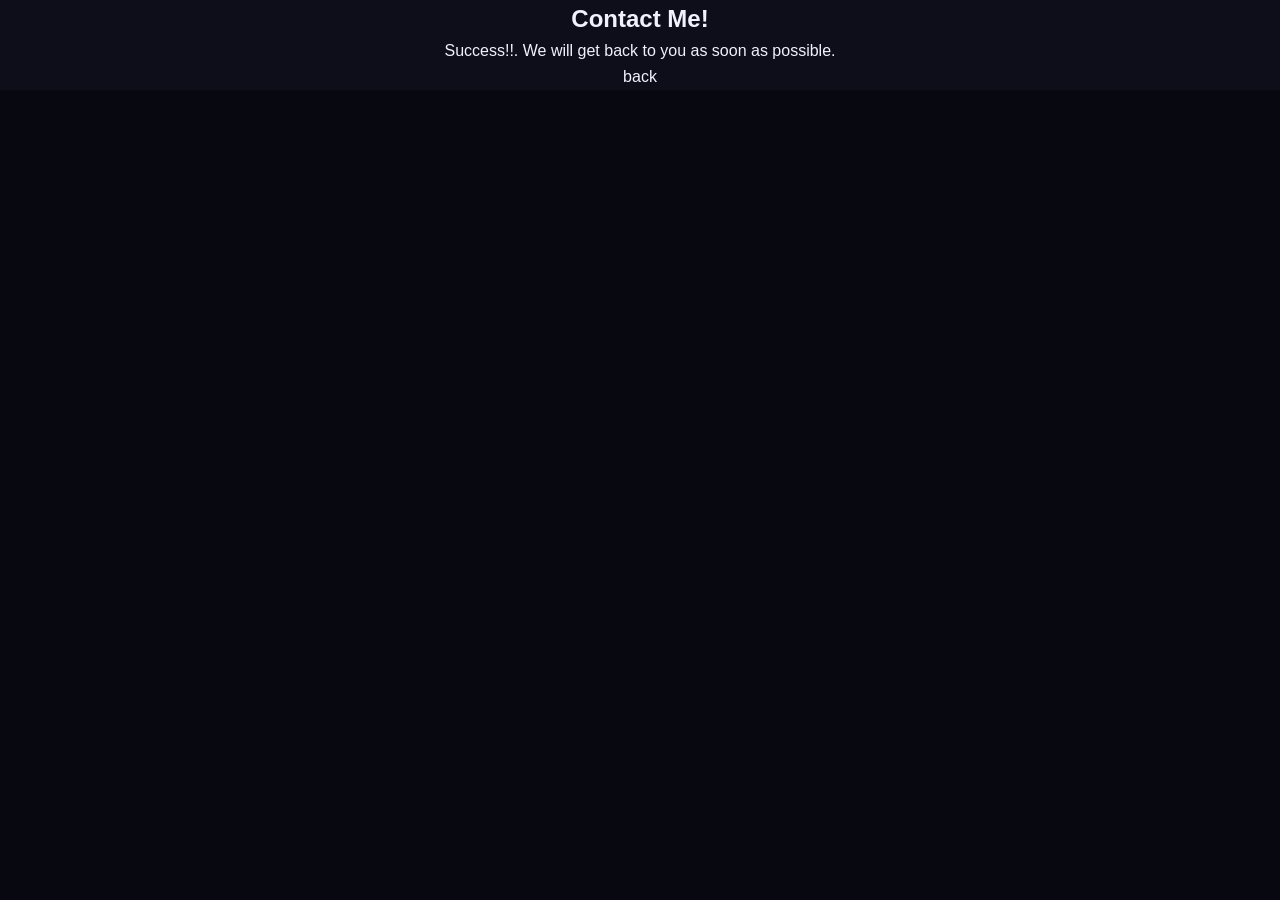
<file: success.html>
<!DOCTYPE html>
<html lang="en">
  <head>
    <meta charset="UTF-8" />
    <meta http-equiv="X-UA-Compatible" content="IE=edge" />
    <meta name="viewport" content="width=device-width, initial-scale=1.0" />
    <link rel="shortcut icon" href="images/logo.png" type="image/png" />
    <link rel="stylesheet" href="css/styles.css" />
    <title>Success</title>
  </head>
  <body>
    <section id="contact" class="contact">
      <h2 class="contact__heading text-center">
        Contact <span class="me">Me!</span>
      </h2>
      <div class="success text-center">
        <p class="success__message text-center">
          Success!!. We will get back to you as soon as possible.
        </p>
        <a href="./index.html" class="btn btn--primary rounded">back</a>
      </div>
    </section>
  </body>
</html>
</file>
<file: css/styles.css>
/* ══════════════════════════════════════
   TOKENS
══════════════════════════════════════ */
:root {
  --bg:            #080810;
  --bg-2:          #0E0E1A;
  --surface:       #13131F;
  --surface-2:     #1C1C2E;
  --border:        rgba(255,255,255,0.07);
  --border-hover:  rgba(123,97,255,0.4);
  --accent:        #7B61FF;
  --accent-soft:   rgba(123,97,255,0.14);
  --accent-glow:   rgba(123,97,255,0.22);
  --teal:          #00D4AA;
  --teal-soft:     rgba(0,212,170,0.12);
  --teal-glow:     rgba(0,212,170,0.2);
  --amber:         #FFBA61;
  --pink:          #FF61C7;
  --text-1:        #F2F0FC;
  --text-2:        #8E8CA0;
  --text-3:        #54526A;
  --font-d:        'Syne', sans-serif;
  --font-b:        'Inter', sans-serif;
  --r-card:        18px;
  --r-tag:         7px;
  --transition:    0.22s ease;
}

/* ══════════════════════════════════════
   RESET
══════════════════════════════════════ */
*, *::before, *::after { box-sizing: border-box; margin: 0; padding: 0; }
html { scroll-behavior: smooth; }
body { background: var(--bg); color: var(--text-1); font-family: var(--font-b); line-height: 1.6; overflow-x: hidden; }
a { text-decoration: none; color: inherit; }
img { display: block; max-width: 100%; }

/* ══════════════════════════════════════
   NAV
══════════════════════════════════════ */
nav {
  position: fixed; top: 0; left: 0; right: 0; z-index: 100;
  display: flex; align-items: center; justify-content: space-between;
  padding: 0 clamp(1.5rem, 5vw, 4rem);
  height: 64px;
  background: rgba(8,8,16,0.85);
  backdrop-filter: blur(18px);
  border-bottom: 1px solid var(--border);
}

.nav-logo {
  font-family: var(--font-d);
  font-size: 18px;
  font-weight: 800;
  background: linear-gradient(135deg, #7B61FF, #00D4AA);
  -webkit-background-clip: text;
  -webkit-text-fill-color: transparent;
  background-clip: text;
}

.nav-links {
  display: flex; gap: 2rem; list-style: none;
}

.nav-links a {
  font-size: 13px;
  font-weight: 500;
  color: var(--text-2);
  transition: color var(--transition);
  letter-spacing: 0.02em;
}

.nav-links a:hover { color: var(--text-1); }

.nav-cta {
  font-size: 13px;
  font-weight: 600;
  padding: 8px 18px;
  border-radius: 10px;
  background: var(--accent-soft);
  border: 1px solid rgba(123,97,255,0.3);
  color: var(--accent);
  transition: background var(--transition), border-color var(--transition);
}

.nav-cta:hover {
  background: rgba(123,97,255,0.22);
  border-color: rgba(123,97,255,0.55);
}

/* ══════════════════════════════════════
   HERO
══════════════════════════════════════ */
#hero {
  min-height: 100vh;
  display: flex;
  align-items: center;
  padding: 100px clamp(1.5rem, 8vw, 8rem) 5rem;
  position: relative;
  overflow: hidden;
}

/* Ambient background blobs */
.hero-blob {
  position: absolute;
  border-radius: 50%;
  filter: blur(110px);
  pointer-events: none;
  z-index: 0;
}
.blob-1 {
  width: 480px; height: 480px;
  background: radial-gradient(circle, rgba(123,97,255,0.18), transparent 70%);
  top: -80px; left: -100px;
}
.blob-2 {
  width: 360px; height: 360px;
  background: radial-gradient(circle, rgba(0,212,170,0.12), transparent 70%);
  bottom: 40px; right: -60px;
}

.hero-inner {
  position: relative; z-index: 1;
  max-width: 760px;
}

.hero-status {
  display: inline-flex; align-items: center; gap: 8px;
  font-size: 12px; font-weight: 500;
  color: var(--teal);
  padding: 6px 14px;
  border-radius: 20px;
  background: var(--teal-soft);
  border: 1px solid rgba(0,212,170,0.22);
  margin-bottom: 1.75rem;
  animation: fadeUp 0.6s ease both;
}

.status-dot {
  width: 7px; height: 7px;
  border-radius: 50%;
  background: var(--teal);
  animation: statusPulse 2s ease-in-out infinite;
}

@keyframes statusPulse {
  0%,100% { box-shadow: 0 0 0 0 rgba(0,212,170,0.5); }
  50%      { box-shadow: 0 0 0 5px rgba(0,212,170,0); }
}

.hero-name {
  font-family: var(--font-d);
  font-size: clamp(42px, 7vw, 76px);
  font-weight: 800;
  line-height: 1.02;
  letter-spacing: -0.02em;
  margin-bottom: 1rem;
  animation: fadeUp 0.6s 0.1s ease both;
}

.hero-name .grad {
  background: linear-gradient(135deg, #A992FF 10%, #7B61FF 40%, #00D4AA 90%);
  -webkit-background-clip: text;
  -webkit-text-fill-color: transparent;
  background-clip: text;
}

.hero-title {
  font-family: var(--font-d);
  font-size: clamp(15px, 2.5vw, 20px);
  font-weight: 500;
  color: var(--text-2);
  margin-bottom: 1.5rem;
  animation: fadeUp 0.6s 0.18s ease both;
}

.hero-title span { color: var(--accent); }

.hero-desc {
  font-size: clamp(14px, 1.8vw, 16px);
  color: var(--text-2);
  line-height: 1.75;
  max-width: 580px;
  margin-bottom: 2.5rem;
  animation: fadeUp 0.6s 0.26s ease both;
}

.hero-actions {
  display: flex; gap: 12px; flex-wrap: wrap;
  animation: fadeUp 0.6s 0.34s ease both;
}

.btn-primary {
  display: inline-flex; align-items: center; gap: 8px;
  font-family: var(--font-d);
  font-size: 14px; font-weight: 600;
  padding: 12px 24px;
  border-radius: 12px;
  background: linear-gradient(135deg, #7B61FF, #6048E8);
  color: #fff;
  border: 1px solid rgba(123,97,255,0.5);
  box-shadow: 0 4px 24px rgba(123,97,255,0.28);
  transition: transform var(--transition), box-shadow var(--transition);
}

.btn-primary:hover {
  transform: translateY(-2px);
  box-shadow: 0 8px 32px rgba(123,97,255,0.4);
}

.btn-secondary {
  display: inline-flex; align-items: center; gap: 8px;
  font-family: var(--font-d);
  font-size: 14px; font-weight: 600;
  padding: 12px 24px;
  border-radius: 12px;
  background: var(--surface);
  color: var(--text-1);
  border: 1px solid var(--border);
  transition: border-color var(--transition), transform var(--transition);
}

.btn-secondary:hover {
  border-color: var(--border-hover);
  transform: translateY(-2px);
}

/* Stats row in hero */
.hero-stats {
  display: flex; gap: 2.5rem;
  margin-top: 3.5rem;
  padding-top: 2.5rem;
  border-top: 1px solid var(--border);
  animation: fadeUp 0.6s 0.42s ease both;
}

.stat-item {}
.stat-num {
  font-family: var(--font-d);
  font-size: 28px; font-weight: 800;
  color: var(--text-1);
  line-height: 1;
}
.stat-num span { color: var(--accent); }
.stat-label { font-size: 12px; color: var(--text-3); margin-top: 4px; }

/* ══════════════════════════════════════
   SECTION UTILITIES
══════════════════════════════════════ */
.section {
  padding: 6rem clamp(1.5rem, 8vw, 8rem);
}

.section-eyebrow {
  font-family: var(--font-d);
  font-size: 11px; font-weight: 600;
  letter-spacing: 0.18em; text-transform: uppercase;
  color: var(--accent);
  margin-bottom: 10px;
}

.section-heading {
  font-family: var(--font-d);
  font-size: clamp(26px, 4vw, 38px);
  font-weight: 800; line-height: 1.1;
  color: var(--text-1);
  margin-bottom: 3rem;
}

.section-heading span {
  background: linear-gradient(135deg, #7B61FF, #00D4AA);
  -webkit-background-clip: text;
  -webkit-text-fill-color: transparent;
  background-clip: text;
}

.max-w { max-width: 900px; margin-left: auto; margin-right: auto; }

@keyframes fadeUp {
  from { opacity: 0; transform: translateY(22px); }
  to   { opacity: 1; transform: none; }
}

/* scroll-triggered fade */
.reveal {
  opacity: 0; transform: translateY(22px);
  transition: opacity 0.55s ease, transform 0.55s ease;
}
.reveal.visible { opacity: 1; transform: none; }

/* ══════════════════════════════════════
   SKILLS STRIP
══════════════════════════════════════ */
#skills { background: var(--bg-2); }

.skills-grid {
  display: flex; flex-wrap: wrap; gap: 10px;
}

.skill-pill {
  display: flex; align-items: center; gap: 8px;
  font-size: 13px; font-weight: 500;
  padding: 8px 16px;
  border-radius: 30px;
  background: var(--surface);
  border: 1px solid var(--border);
  color: var(--text-2);
  transition: border-color var(--transition), color var(--transition), transform var(--transition);
}

.skill-pill:hover { border-color: var(--border-hover); color: var(--text-1); transform: translateY(-2px); }
.skill-pill .dot { width: 6px; height: 6px; border-radius: 50%; flex-shrink: 0; }
.dot-purple { background: var(--accent); }
.dot-teal   { background: var(--teal); }
.dot-amber  { background: var(--amber); }
.dot-pink   { background: var(--pink); }

/* ══════════════════════════════════════
   EXPERIENCE TIMELINE
══════════════════════════════════════ */
#experience { background: var(--bg); }

.timeline-wrapper { position: relative; }

.timeline-track {
  position: absolute;
  left: 148px; top: 0; bottom: 0; width: 1px;
  background: linear-gradient(to bottom, transparent, var(--accent) 8%, var(--accent) 92%, transparent);
  opacity: 0.2;
}

.timeline-item {
  display: grid;
  grid-template-columns: 140px 1fr;
  gap: 0 28px;
  margin-bottom: 2rem;
  position: relative;
}

.t-meta {
  text-align: right; padding-top: 18px; padding-right: 28px; position: relative;
}

.t-date {
  font-size: 11px; font-weight: 500; color: var(--text-3);
  letter-spacing: 0.04em; line-height: 1.6; display: block;
}

.t-dot {
  position: absolute; right: -6px; top: 22px;
  width: 11px; height: 11px; border-radius: 50%;
  background: var(--accent);
  box-shadow: 0 0 0 3px var(--bg), 0 0 10px var(--accent);
  z-index: 2;
}

.t-dot.live {
  background: var(--teal);
  box-shadow: 0 0 0 3px var(--bg), 0 0 12px var(--teal);
  animation: dotPulse 2.2s ease-in-out infinite;
}

@keyframes dotPulse {
  0%,100% { box-shadow: 0 0 0 3px var(--bg), 0 0 12px var(--teal); }
  50%      { box-shadow: 0 0 0 3px var(--bg), 0 0 24px var(--teal), 0 0 42px rgba(0,212,170,0.22); }
}

.exp-card {
  background: var(--surface);
  border: 1px solid var(--border);
  border-radius: var(--r-card);
  padding: 1.2rem 1.4rem;
  position: relative; overflow: hidden;
  transition: border-color var(--transition), transform var(--transition);
}

.exp-card::before {
  content: '';
  position: absolute; inset: 0;
  background: radial-gradient(ellipse at top left, var(--accent-glow), transparent 65%);
  opacity: 0; transition: opacity 0.3s; pointer-events: none;
}

.exp-card:hover { border-color: var(--border-hover); transform: translateY(-2px); }
.exp-card:hover::before { opacity: 1; }

.exp-top { display: flex; align-items: flex-start; justify-content: space-between; gap: 10px; margin-bottom: 9px; }
.exp-company { font-family: var(--font-d); font-size: 16px; font-weight: 700; }
.exp-role    { font-size: 12px; font-weight: 500; color: var(--accent); margin-top: 2px; }

.badge {
  font-size: 10px; font-weight: 600; padding: 3px 10px;
  border-radius: 20px; white-space: nowrap; flex-shrink: 0;
}
.b-live     { background: rgba(0,212,170,0.12);   color: var(--teal);  border: 1px solid rgba(0,212,170,0.25); }
.b-contract { background: rgba(255,186,97,0.1);   color: var(--amber); border: 1px solid rgba(255,186,97,0.22); }
.b-intern   { background: rgba(123,97,255,0.1);   color: #A992FF;      border: 1px solid rgba(123,97,255,0.22); }
.b-full     { background: rgba(255,255,255,0.05); color: var(--text-2);border: 1px solid var(--border); }
.b-incoming { background: rgba(0,212,170,0.08);   color: var(--teal);  border: 1px solid rgba(0,212,170,0.18); }

.exp-desc { font-size: 13px; color: var(--text-2); line-height: 1.65; margin-bottom: 12px; }

.tags { display: flex; flex-wrap: wrap; gap: 6px; }
.tag {
  font-size: 11px; font-weight: 500; padding: 3px 10px;
  border-radius: var(--r-tag);
  background: var(--surface-2); color: var(--text-3);
  border: 1px solid var(--border);
  transition: color var(--transition), border-color var(--transition);
}
.exp-card:hover .tag { color: var(--text-2); border-color: rgba(123,97,255,0.2); }

/* ══════════════════════════════════════
   PROJECTS
══════════════════════════════════════ */
#projects { background: var(--bg-2); }

.projects-grid {
  display: grid;
  grid-template-columns: repeat(auto-fill, minmax(400px, 1fr));
  gap: 1.25rem;
}

.proj-card {
  background: var(--surface);
  border: 1px solid var(--border);
  border-radius: var(--r-card);
  overflow: hidden;
  display: flex; flex-direction: column;
  transition: border-color var(--transition), transform var(--transition);
}

.proj-card:hover { border-color: var(--border-hover); transform: translateY(-3px); }

.proj-bar { height: 3px; width: 100%; }
.bar-purple { background: linear-gradient(90deg, #7B61FF, #A992FF); }
.bar-teal   { background: linear-gradient(90deg, #00D4AA, #00B8F0); }
.bar-amber  { background: linear-gradient(90deg, #FFBA61, #FF8A61); }
.bar-pink   { background: linear-gradient(90deg, #FF61C7, #A992FF); }

.proj-inner { padding: 1.3rem 1.4rem; flex: 1; display: flex; flex-direction: column; }

.proj-top { display: flex; align-items: flex-start; justify-content: space-between; gap: 10px; margin-bottom: 10px; }

.proj-icon {
  width: 40px; height: 40px; border-radius: 10px;
  display: flex; align-items: center; justify-content: center;
  font-size: 19px; flex-shrink: 0;
}
.i-purple { background: rgba(123,97,255,0.12); border: 1px solid rgba(123,97,255,0.22); }
.i-teal   { background: rgba(0,212,170,0.1);   border: 1px solid rgba(0,212,170,0.2); }
.i-amber  { background: rgba(255,186,97,0.1);  border: 1px solid rgba(255,186,97,0.2); }
.i-pink   { background: rgba(255,97,199,0.1);  border: 1px solid rgba(255,97,199,0.2); }

.proj-links { display: flex; gap: 8px; }
.proj-link {
  display: flex; align-items: center; gap: 5px;
  font-size: 11px; font-weight: 500; padding: 4px 10px;
  border-radius: 8px; border: 1px solid var(--border);
  color: var(--text-2); background: var(--surface-2);
  transition: border-color var(--transition), color var(--transition);
}
.proj-link:hover { border-color: rgba(123,97,255,0.4); color: var(--text-1); }

.proj-title { font-family: var(--font-d); font-size: 16px; font-weight: 700; margin-bottom: 6px; }
.proj-desc  { font-size: 13px; color: var(--text-2); line-height: 1.65; margin-bottom: 14px; flex: 1; }

.proj-bullets { list-style: none; margin-bottom: 14px; }
.proj-bullets li {
  font-size: 12px; color: var(--text-3); line-height: 1.6;
  padding-left: 14px; position: relative; margin-bottom: 3px;
}
.proj-bullets li::before { content: '→'; position: absolute; left: 0; color: var(--accent); font-size: 10px; top: 2px; }

/* ══════════════════════════════════════
   CERTIFICATIONS
══════════════════════════════════════ */
#certifications { background: var(--bg); }

.cert-grid {
  display: grid;
  grid-template-columns: repeat(auto-fill, minmax(280px, 1fr));
  gap: 1rem;
}

.cert-card {
  background: var(--surface);
  border: 1px solid var(--border);
  border-radius: var(--r-card);
  padding: 1.2rem 1.4rem;
  display: flex; gap: 14px; align-items: flex-start;
  position: relative; overflow: hidden;
  transition: border-color var(--transition), transform var(--transition);
}

.cert-card:hover { border-color: rgba(0,212,170,0.3); transform: translateY(-2px); }

.cert-shimmer {
  position: absolute; inset: 0;
  background: linear-gradient(135deg, transparent 40%, rgba(0,212,170,0.04) 50%, transparent 60%);
  background-size: 200% 200%;
  animation: shimmer 3.5s ease infinite;
  pointer-events: none;
}

@keyframes shimmer {
  0%   { background-position: 200% 200%; }
  100% { background-position: -200% -200%; }
}

.cert-icon {
  width: 42px; height: 42px; border-radius: 10px;
  background: rgba(0,212,170,0.08); border: 1px solid rgba(0,212,170,0.18);
  display: flex; align-items: center; justify-content: center;
  font-size: 20px; flex-shrink: 0;
}

.cert-name   { font-family: var(--font-d); font-size: 14px; font-weight: 700; margin-bottom: 3px; }
.cert-issuer { font-size: 12px; color: var(--teal); font-weight: 500; margin-bottom: 5px; }
.cert-date   { font-size: 11px; color: var(--text-3); }

/* ══════════════════════════════════════
   CONTACT
══════════════════════════════════════ */
#contact {
  background: var(--bg-2);
  text-align: center;
}

.contact-inner { max-width: 640px; margin: 0 auto; }

.contact-heading {
  font-family: var(--font-d);
  font-size: clamp(30px, 5vw, 52px);
  font-weight: 800;
  line-height: 1.1;
  margin-bottom: 1rem;
}

.contact-heading span {
  background: linear-gradient(135deg, #7B61FF, #00D4AA);
  -webkit-background-clip: text;
  -webkit-text-fill-color: transparent;
  background-clip: text;
}

.contact-sub {
  font-size: 15px; color: var(--text-2);
  line-height: 1.7; margin-bottom: 2.5rem;
}

.contact-email {
  display: inline-flex; align-items: center; gap: 10px;
  font-family: var(--font-d); font-size: 15px; font-weight: 600;
  padding: 14px 28px; border-radius: 14px;
  background: linear-gradient(135deg, #7B61FF, #6048E8);
  color: #fff;
  border: 1px solid rgba(123,97,255,0.4);
  box-shadow: 0 4px 28px rgba(123,97,255,0.28);
  margin-bottom: 2.5rem;
  transition: transform var(--transition), box-shadow var(--transition);
}

.contact-email:hover {
  transform: translateY(-2px);
  box-shadow: 0 8px 36px rgba(123,97,255,0.4);
}

.contact-divider {
  display: flex; align-items: center; gap: 14px;
  font-size: 12px; color: var(--text-3); margin-bottom: 2rem;
}
.contact-divider::before,
.contact-divider::after { content: ''; flex: 1; height: 1px; background: var(--border); }

.social-links { display: flex; justify-content: center; gap: 12px; flex-wrap: wrap; }

.social-link {
  display: flex; align-items: center; gap: 8px;
  font-size: 13px; font-weight: 500;
  padding: 10px 18px; border-radius: 12px;
  background: var(--surface); border: 1px solid var(--border);
  color: var(--text-2);
  transition: border-color var(--transition), color var(--transition), transform var(--transition);
}

.social-link:hover { border-color: var(--border-hover); color: var(--text-1); transform: translateY(-2px); }

.social-link svg { width: 16px; height: 16px; flex-shrink: 0; }

/* ══════════════════════════════════════
   FOOTER
══════════════════════════════════════ */
footer {
  background: var(--bg);
  border-top: 1px solid var(--border);
  padding: 1.5rem clamp(1.5rem, 8vw, 8rem);
  display: flex; align-items: center; justify-content: space-between;
  flex-wrap: wrap; gap: 12px;
}

.footer-logo {
  font-family: var(--font-d); font-size: 15px; font-weight: 700;
  background: linear-gradient(135deg, #7B61FF, #00D4AA);
  -webkit-background-clip: text; -webkit-text-fill-color: transparent;
  background-clip: text;
}

.footer-copy { font-size: 12px; color: var(--text-3); }

/* ══════════════════════════════════════
   RESPONSIVE
══════════════════════════════════════ */
@media (max-width: 680px) {
  nav .nav-links { display: none; }
  .hero-stats { gap: 1.5rem; flex-wrap: wrap; }
  .timeline-track { left: 0; }
  .timeline-item { grid-template-columns: 1fr; padding-left: 22px; }
  .t-meta { text-align: left; padding: 0 0 6px 0; }
  .t-dot  { left: -27px; right: auto; }
  .projects-grid { grid-template-columns: 1fr; }
}

@media (prefers-reduced-motion: reduce) {
  *, *::before, *::after { animation: none !important; transition: none !important; }
}
</file>
